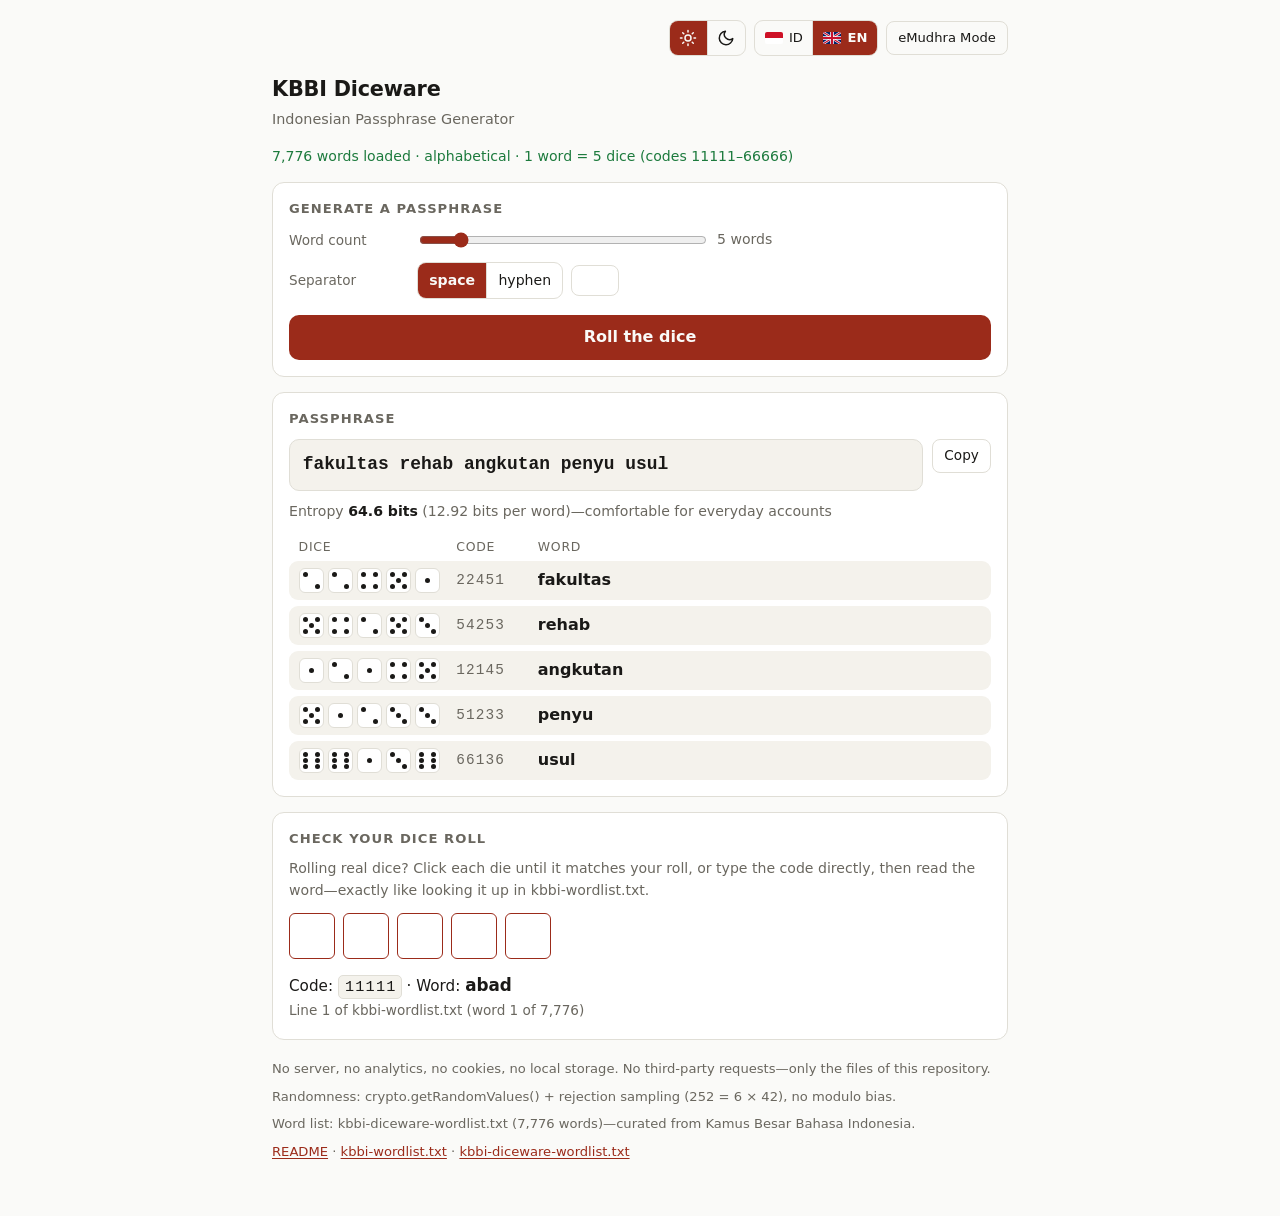
<file: index.html>
<!doctype html>
<html lang="id">
<head>
<meta charset="utf-8">
<meta name="viewport" content="width=device-width, initial-scale=1">
<title>Diceware KBBI</title>
<meta http-equiv="refresh" content="0; url=./demo/">
<link rel="canonical" href="./demo/">
<style>
  body { font-family: system-ui, -apple-system, "Segoe UI", Roboto, sans-serif; margin: 3rem auto; max-width: 34rem; padding: 0 1rem; line-height: 1.6; background: #FAFAF8; color: #1a1917; }
  a { color: #9B2B1A; }
</style>
</head>
<body>
  <p>Membuka Diceware KBBI…/Opening KBBI Diceware…</p>
  <p><a href="./demo/">demo/</a></p>
</body>
</html>
</file>
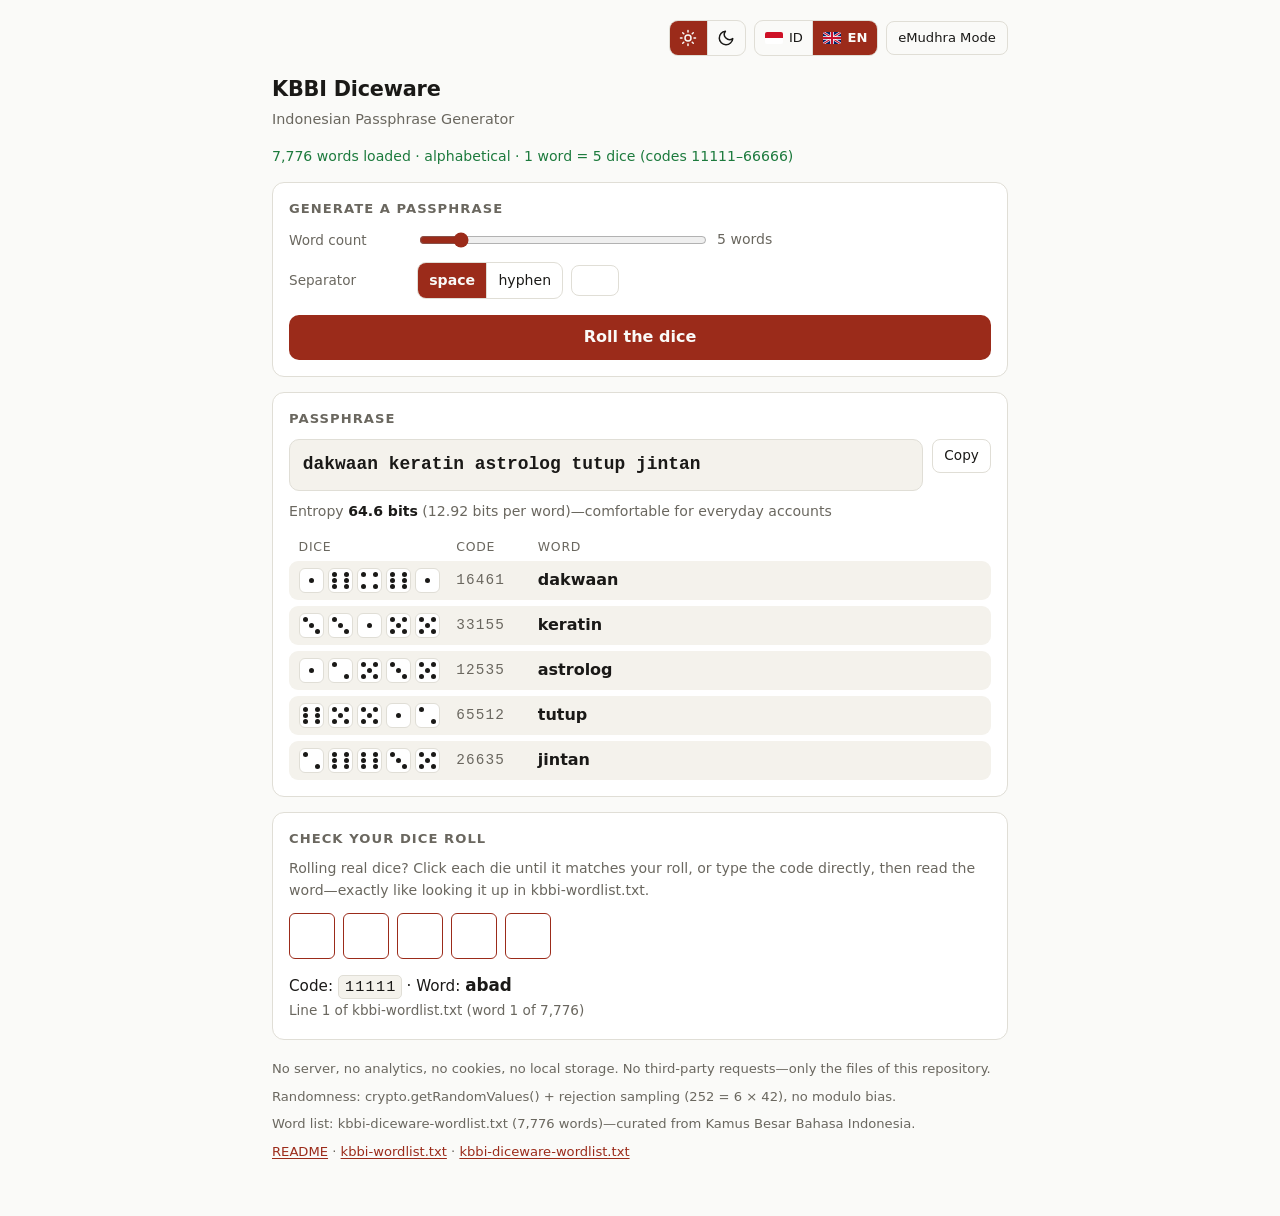
<file: demo/index.html>
<!doctype html>
<html lang="id">
<head>
<meta charset="utf-8">
<meta name="viewport" content="width=device-width, initial-scale=1">
<meta name="color-scheme" content="light dark">
<meta http-equiv="Content-Security-Policy" content="default-src 'none'; script-src 'self'; style-src 'self'; connect-src 'self'; img-src data:; base-uri 'none'; form-action 'none'">
<title>Diceware KBBI</title>
<meta name="description" content="Client-side Indonesian passphrase generator built on the KBBI diceware word list (7,776 words, 5 dice per word). CSPRNG only, no server, no analytics.">
<meta name="robots" content="noindex">
<link rel="icon" href="data:image/svg+xml,%3Csvg%20xmlns%3D%22http%3A%2F%2Fwww.w3.org%2F2000%2Fsvg%22%20viewBox%3D%220%200%20100%20100%22%3E%3Crect%20width%3D%22100%22%20height%3D%22100%22%20rx%3D%2220%22%20fill%3D%22%23fff%22%2F%3E%3Ccircle%20cx%3D%2228%22%20cy%3D%2228%22%20r%3D%229%22%20fill%3D%22%23111%22%2F%3E%3Ccircle%20cx%3D%2272%22%20cy%3D%2228%22%20r%3D%229%22%20fill%3D%22%23111%22%2F%3E%3Ccircle%20cx%3D%2250%22%20cy%3D%2250%22%20r%3D%229%22%20fill%3D%22%23111%22%2F%3E%3Ccircle%20cx%3D%2228%22%20cy%3D%2272%22%20r%3D%229%22%20fill%3D%22%23111%22%2F%3E%3Ccircle%20cx%3D%2272%22%20cy%3D%2272%22%20r%3D%229%22%20fill%3D%22%23111%22%2F%3E%3C%2Fsvg%3E">
<link rel="stylesheet" href="./style.css">
</head>
<body>
<main>
  <noscript>
    <div class="card">
      <p><b>JavaScript diperlukan.</b> Halaman ini membuat frasa sandi sepenuhnya di browser
      Anda, jadi tanpa JavaScript tidak ada yang dapat dihitung. Daftar katanya sendiri adalah
      berkas teks biasa yang dapat dipakai langsung dengan dadu fisik:
      <a href="../kbbi-wordlist.txt">kbbi-wordlist.txt</a> (7.776 kata) dan
      <a href="../kbbi-diceware-wordlist.txt">kbbi-diceware-wordlist.txt</a> (dengan kode dadu).</p>
      <p><b>JavaScript required.</b> This page generates passphrases entirely in your browser,
      so without JavaScript nothing can be computed. The word list itself is a plain text file
      you can use directly with physical dice:
      <a href="../kbbi-wordlist.txt">kbbi-wordlist.txt</a> (7,776 words) and
      <a href="../kbbi-diceware-wordlist.txt">kbbi-diceware-wordlist.txt</a> (with dice codes).</p>
    </div>
  </noscript>

  <nav class="navbar" data-i18n-aria="navbarLabel">
    <div class="seg" id="theme-group" role="group" data-i18n-aria="themeLabel"></div>
    <div class="seg" id="lang-group" role="group" data-i18n-aria="language"></div>
    <button type="button" class="ghost" id="emudhra-toggle" data-i18n="emudhraToggle" aria-pressed="false"></button>
  </nav>

  <header class="top">
    <div class="brand">
      <div>
        <h1 data-i18n="title"></h1>
        <p class="tagline" id="tagline" data-i18n="tagline"></p>
      </div>
    </div>
  </header>

  <p class="status" id="status" role="status" aria-live="polite"></p>

  <section class="card" id="emudhra-card" aria-labelledby="h-emudhra">
    <h2 id="h-emudhra" data-i18n="emudhraHeading"></h2>
    <p class="hint" data-i18n="emudhraContext"></p>
    <pre class="xkcd"><code data-i18n="emudhraSnippet"></code></pre>
    <p class="credit" data-i18n="emudhraCredit"></p>
  </section>

  <section class="card" aria-labelledby="h-gen">
    <h2 id="h-gen" data-i18n="generateHeading"></h2>
    <div class="field">
      <label class="label" id="lbl-count" for="count-slider" data-i18n="wordCount"></label>
      <input type="range" class="slider" id="count-slider" min="4" max="12" step="1" value="5">
      <output class="count-value" id="count-value" for="count-slider"></output>
    </div>
    <div class="field">
      <span class="label" id="lbl-sep" data-i18n="separator"></span>
      <div class="seg" id="sep-group" role="group" aria-labelledby="lbl-sep"></div>
      <input type="text" class="sep-custom" id="sep-custom" maxlength="3" size="3"
             autocomplete="off" spellcheck="false"
             data-i18n-aria="sepCustomAria">
    </div>
    <button type="button" class="primary" id="generate" data-i18n="generate" disabled></button>
  </section>

  <section class="card" aria-labelledby="h-result">
    <h2 id="h-result" data-i18n="passphraseLabel"></h2>
    <div class="passphrase-row">
      <output class="passphrase" id="passphrase" aria-live="polite"></output>
      <button type="button" class="ghost" id="copy" data-i18n="copy" disabled></button>
    </div>
    <p class="entropy" id="entropy"></p>
    <div class="legend" aria-hidden="true">
      <span data-i18n="colDice"></span><span data-i18n="colCode"></span><span data-i18n="colWord"></span>
    </div>
    <ul class="rolls" id="rolls"></ul>
  </section>

  <section class="card" aria-labelledby="h-manual">
    <h2 id="h-manual" data-i18n="manualTitle"></h2>
    <p class="hint" id="manual-hint" data-i18n="manualHint"></p>
    <div class="manual-dice" id="manual-dice" role="group" data-i18n-aria="manualDiceGroup"></div>
    <p class="manual-out">
      <label for="manual-code-input" data-i18n="manualCode"></label>:
      <input id="manual-code-input" class="code-input" type="text" inputmode="numeric"
             maxlength="5" autocomplete="off" spellcheck="false">
      · <span data-i18n="manualWord"></span>: <span class="word" id="manual-word">—</span>
      <br><span class="line" id="manual-line"></span>
    </p>
  </section>

  <footer>
    <p data-i18n="privacy"></p>
    <p id="rng-line" data-i18n="rng"></p>
    <p data-i18n="source"></p>
    <p>
      <a href="../README.md">README</a> ·
      <a href="../kbbi-wordlist.txt">kbbi-wordlist.txt</a> ·
      <a href="../kbbi-diceware-wordlist.txt">kbbi-diceware-wordlist.txt</a>
    </p>
  </footer>
</main>
<script src="./app.js"></script>
</body>
</html>
</file>
<file: demo/style.css>
/* demo/style.css — Diceware KBBI.
 *
 * Theming via CSS custom properties with three triggers:
 *   - system preference  (prefers-color-scheme)
 *   - explicit choice    (<html data-theme="light|dark">, set by the navbar toggle)
 * The dark palette keeps #9B2B1A as THE brick identity: all fills (primary
 * button, pressed chips, toggles) stay brand brick with warm-white text.
 * Because red *text* cannot reach 4.5:1 on near-black, links go light and
 * underlined (--link) and thin strokes (focus ring, die borders, slider) get
 * a brighter brick ≥3:1 (--ring) — meaning is never carried by hue alone,
 * which also keeps the page colour-blind friendly.
 *   - eMudhra Mode       (body.emudhra overrides everything — satire theme)
 *
 * Dice geometry is integer pixels end to end so every pip renders identical
 * and perfectly round; the arithmetic is documented at the .die rule.
 */

:root {
  --bg: #FAFAF8;
  --card: #ffffff;
  --ink: #1a1917;
  --muted: #6a675f;
  --line: #e0ded6;
  --row: #f4f2ec;
  --accent: #9B2B1A;
  --accent-ink: #FAFAF8;
  --ok: #1c7a3d;
  --warn: #9a3412;
  --link: #9B2B1A;
  --ring: #9B2B1A;
  color-scheme: light;
}
:root[data-theme="dark"] {
  --bg: #16110F;
  --card: #1F1815;
  --ink: #F3EDE4;
  --muted: #C9BCAE;
  --line: #3B2F28;
  --row: #2A211C;
  --accent: #9B2B1A;
  --accent-ink: #FAFAF8;
  --ok: #6fd08c;
  --warn: #f0a27a;
  --link: #F3EDE4;
  --ring: #C1402A;
  color-scheme: dark;
}
@media (prefers-color-scheme: dark) {
  :root:not([data-theme="light"]) {
    --bg: #16110F;
    --card: #1F1815;
    --ink: #F3EDE4;
    --muted: #C9BCAE;
    --line: #3B2F28;
    --row: #2A211C;
    --accent: #9B2B1A;
    --accent-ink: #FAFAF8;
    --ok: #6fd08c;
    --warn: #f0a27a;
    --link: #F3EDE4;
    --ring: #C1402A;
    color-scheme: dark;
  }
}

* { box-sizing: border-box; }
body {
  margin: 0;
  padding: 1.25rem 1rem 3rem;
  background: var(--bg);
  color: var(--ink);
  font-family: system-ui, -apple-system, "Segoe UI", Roboto, "Helvetica Neue", Arial, sans-serif;
  line-height: 1.55;
  -webkit-text-size-adjust: 100%;
}
main { max-width: 46rem; margin: 0 auto; }

/* ---------- navbar (theme · language · eMudhra) ---------- */
.navbar {
  display: flex; flex-wrap: wrap; gap: .5rem;
  align-items: center; justify-content: flex-end;
  margin-bottom: 1.1rem;
}
.navbar .seg button { font-size: .82rem; padding: .4rem .6rem; min-height: 2.1rem; }
.navbar button.ghost { font-size: .82rem; min-height: 2.1rem; display: inline-flex; align-items: center; }
.navbar .flag { border-radius: 2px; overflow: hidden; flex-shrink: 0; display: block; }
.navbar .icon-sun, .navbar .icon-moon { display: block; flex-shrink: 0; }

header.top { display: flex; flex-wrap: wrap; gap: .75rem; align-items: flex-start; margin-bottom: 1rem; }
.brand { display: flex; gap: .7rem; align-items: flex-start; min-width: 0; }
h1 { font-size: 1.3rem; margin: 0 0 .15rem; letter-spacing: -.01em; }
.tagline { margin: 0; color: var(--muted); font-size: .9rem; max-width: 34rem; }
h2 { font-size: .82rem; text-transform: uppercase; letter-spacing: .08em; color: var(--muted); margin: 0 0 .6rem; font-weight: 650; }

.card {
  background: var(--card); border: 1px solid var(--line); border-radius: 12px;
  padding: 1rem; margin-bottom: .9rem;
}
noscript .card { border-color: var(--warn); }
.status { font-size: .88rem; color: var(--muted); margin: 0 0 .9rem; }
.status.ok { color: var(--ok); }
.status.err { color: var(--warn); }
.status code { background: var(--row); padding: .1em .35em; border-radius: 4px; }

.field { display: flex; flex-wrap: wrap; gap: .5rem; align-items: center; margin-bottom: .7rem; }
.field:last-of-type { margin-bottom: 1rem; }
.label { font-size: .85rem; color: var(--muted); min-width: 7.5rem; }
.seg { display: inline-flex; border: 1px solid var(--line); border-radius: 9px; overflow: hidden; flex-wrap: wrap; }
.seg button {
  appearance: none; border: 0; background: transparent; color: var(--ink);
  padding: .4rem .7rem; font: inherit; font-size: .88rem; cursor: pointer;
  border-right: 1px solid var(--line);
  display: inline-flex; align-items: center; justify-content: center; gap: .4rem;
}
.seg button:last-child { border-right: 0; }
.seg button[aria-pressed="true"] { background: var(--accent); color: var(--accent-ink); font-weight: 600; }
.seg button:focus-visible, button:focus-visible, a:focus-visible,
input:focus-visible { outline: 2px solid var(--ring); outline-offset: 2px; }

button.primary {
  appearance: none; border: 0; background: var(--accent); color: var(--accent-ink);
  font: inherit; font-size: 1rem; font-weight: 650; padding: .65rem 1.1rem;
  border-radius: 10px; cursor: pointer; width: 100%;
}
button.primary:disabled { opacity: .5; cursor: not-allowed; }
button.ghost {
  appearance: none; border: 1px solid var(--line); background: transparent; color: var(--ink);
  font: inherit; font-size: .85rem; padding: .35rem .7rem; border-radius: 8px; cursor: pointer; white-space: nowrap;
}
#emudhra-toggle[aria-pressed="true"] { background: var(--accent); color: var(--accent-ink); border-color: var(--accent); font-weight: 600; }

/* ---------- controls: slider + separators ---------- */
.slider { flex: 1 1 10rem; max-width: 18rem; accent-color: var(--ring); }
.count-value { font-size: .88rem; color: var(--muted); font-variant-numeric: tabular-nums; min-width: 4.5rem; }
.sep-custom {
  width: 5.5ch; padding: .4rem .35rem; text-align: center;
  font-family: ui-monospace, SFMono-Regular, Menlo, Consolas, monospace; font-size: .9rem;
  background: var(--card); color: var(--ink);
  border: 1px solid var(--line); border-radius: 8px;
}

.passphrase-row { display: flex; gap: .6rem; align-items: flex-start; }
.passphrase {
  flex: 1 1 auto; min-width: 0; font-family: ui-monospace, SFMono-Regular, Menlo, Consolas, "Liberation Mono", monospace;
  font-size: 1.12rem; font-weight: 600; background: var(--row); border: 1px solid var(--line);
  border-radius: 10px; padding: .7rem .8rem; word-break: break-word; user-select: all; -webkit-user-select: all;
}
.passphrase:empty::before { content: "—"; color: var(--muted); }
.entropy { margin: .6rem 0 0; font-size: .88rem; color: var(--muted); }
.entropy b { color: var(--ink); font-variant-numeric: tabular-nums; }

/* Dice | code | word columns share one grid definition so the legend and
   the rows stay aligned; the legend borrows the row padding. */
.legend, .rolls li { grid-template-columns: 9.25rem 4.5rem 1fr; gap: .6rem; }
.legend { display: grid; align-items: center; margin: .9rem 0 .3rem; padding: 0 .6rem; font-size: .78rem; color: var(--muted); text-transform: uppercase; letter-spacing: .06em; }
.rolls { list-style: none; margin: 0; padding: 0; display: grid; gap: .35rem; }
.rolls li { display: grid; align-items: center; background: var(--row); border-radius: 9px; padding: .45rem .6rem; }
.rolls .code { font-family: ui-monospace, SFMono-Regular, Menlo, Consolas, monospace; color: var(--muted); letter-spacing: .08em; font-size: .9rem; }
.rolls .word { font-weight: 650; }
.dice { display: flex; gap: 4px; }

/* Integer-pixel die geometry: every die is a 3×3 grid whose cell size comes
   out whole, so all pips render identical and perfectly round.
   small: 25 - 2(border) - 6(padding) = 17 = 3×5 + 2×1(gap)  -> 5px cells
   large: 46 - 2(border) - 12(padding) = 32 = 3×10 + 2×1(gap) -> 10px cells */
.die {
  display: inline-grid; grid-template-columns: repeat(3, 1fr); grid-template-rows: repeat(3, 1fr);
  width: 25px; height: 25px; padding: 3px; gap: 1px;
  border: 1px solid var(--line); border-radius: 6px; background: var(--card);
}
.die i { display: block; }
.die i.pip { background: var(--ink); border-radius: 50%; }
button.die { cursor: pointer; width: 46px; height: 46px; padding: 6px; border-color: var(--ring); }
button.die:hover { background: var(--row); }

.manual-dice { display: flex; gap: .5rem; flex-wrap: wrap; margin: .2rem 0 .8rem; }
.manual-out { margin: 0; font-size: .95rem; }
.code-input {
  width: 7ch; padding: .15em .4em; text-align: center;
  font-family: ui-monospace, SFMono-Regular, Menlo, Consolas, monospace;
  font-size: .95rem; letter-spacing: .08em;
  background: var(--row); color: var(--ink);
  border: 1px solid var(--line); border-radius: 5px;
}
.code-input::placeholder { color: var(--muted); opacity: 1; }
.code-input:disabled { opacity: .55; cursor: not-allowed; }
.manual-out .word { font-weight: 700; font-size: 1.05rem; }
.manual-out .line { color: var(--muted); font-size: .85rem; }
.hint { margin: 0 0 .7rem; color: var(--muted); font-size: .88rem; }

/* ---------- eMudhra mode (satire; see xkcd #221) ---------- */
#emudhra-card { display: none; border-color: #3a2620; }
#emudhra-card .xkcd {
  margin: .2rem 0 .7rem; padding: .7rem .8rem; overflow-x: auto;
  background: #000000; border: 1px solid #2b201b; border-radius: 8px;
  font-family: ui-monospace, SFMono-Regular, Menlo, Consolas, monospace;
  font-size: .82rem; line-height: 1.5; color: #7ee787;
}
#emudhra-card .credit { margin: 0; color: var(--muted); font-size: .78rem; }

body.emudhra {
  --bg: #050504;
  --card: #0c0a09;
  --ink: #e7e1d8;
  --muted: #948b80;
  --line: #2b201b;
  --row: #15100d;
  --accent: #c42b10;
  --accent-ink: #fff2ec;
  --ok: #79c46b;
  --warn: #e4572e;
  --link: #e1694f;
  --ring: #e13b1b;
  color-scheme: dark;
  font-family: ui-monospace, SFMono-Regular, Menlo, Consolas, "Liberation Mono", monospace;
}
body.emudhra::after {
  content: ""; position: fixed; inset: 0; z-index: 9; pointer-events: none;
  background: repeating-linear-gradient(0deg, rgba(255, 255, 255, .03) 0 1px, transparent 1px 3px);
}
body.emudhra #emudhra-card { display: block; }
/* eMudhra forces black regardless of data-theme — a toggle that would do
   nothing is worse than no toggle, so it disappears for the takeover. */
body.emudhra #theme-group { display: none; }
body.emudhra h1 {
  color: #e13b1b; text-transform: uppercase; letter-spacing: .14em;
  text-shadow: 0 0 14px rgba(225, 59, 27, .5);
}
@media (prefers-reduced-motion: no-preference) {
  body.emudhra h1 { animation: emudhra-flicker 5s infinite; }
}
@keyframes emudhra-flicker {
  0%, 91%, 95%, 100% { opacity: 1; }
  92%, 94% { opacity: .55; }
  93% { opacity: .8; }
}
body.emudhra .card { border-color: #3a2620; box-shadow: 0 0 24px rgba(150, 20, 10, .1); }
body.emudhra .passphrase { color: #ff6a4d; background: #120c0c; text-shadow: 0 0 10px rgba(255, 80, 40, .35); }
body.emudhra button.die[aria-disabled="true"] { cursor: not-allowed; opacity: .5; border-color: #5a1f10; }
body.emudhra .code-input:disabled { border-color: #5a1f10; }

footer { color: var(--muted); font-size: .82rem; margin-top: 1.2rem; }
footer p { margin: 0 0 .45rem; }
footer a { color: var(--link); text-decoration: underline; text-underline-offset: 2px; }
footer code { background: var(--row); padding: .1em .35em; border-radius: 4px; }

@media (max-width: 30rem) {
  .label { min-width: 100%; }
  /* Navbar: one centered row of natural-width toggle groups. Only on the
     narrowest phones (~320px) eMudhra wraps to a second centered line.
     Deliberately not a hamburger: these are three frequently used utility
     toggles, not navigation links — hiding them costs a tap and discoverability. */
  .navbar { justify-content: center; }
  #emudhra-toggle { width: auto; }
  /* mobile: 23 - 2 - 4 = 17 -> 5px cells; 40 - 2 - 12 = 26 -> 8px cells */
  .die { width: 23px; height: 23px; padding: 2px; }
  button.die { width: 40px; height: 40px; }
  .legend, .rolls li { grid-template-columns: 8.5rem 3.5rem 1fr; gap: .5rem; }
  .passphrase-row { flex-direction: column; }
  button.ghost { width: 100%; }
}
</file>
